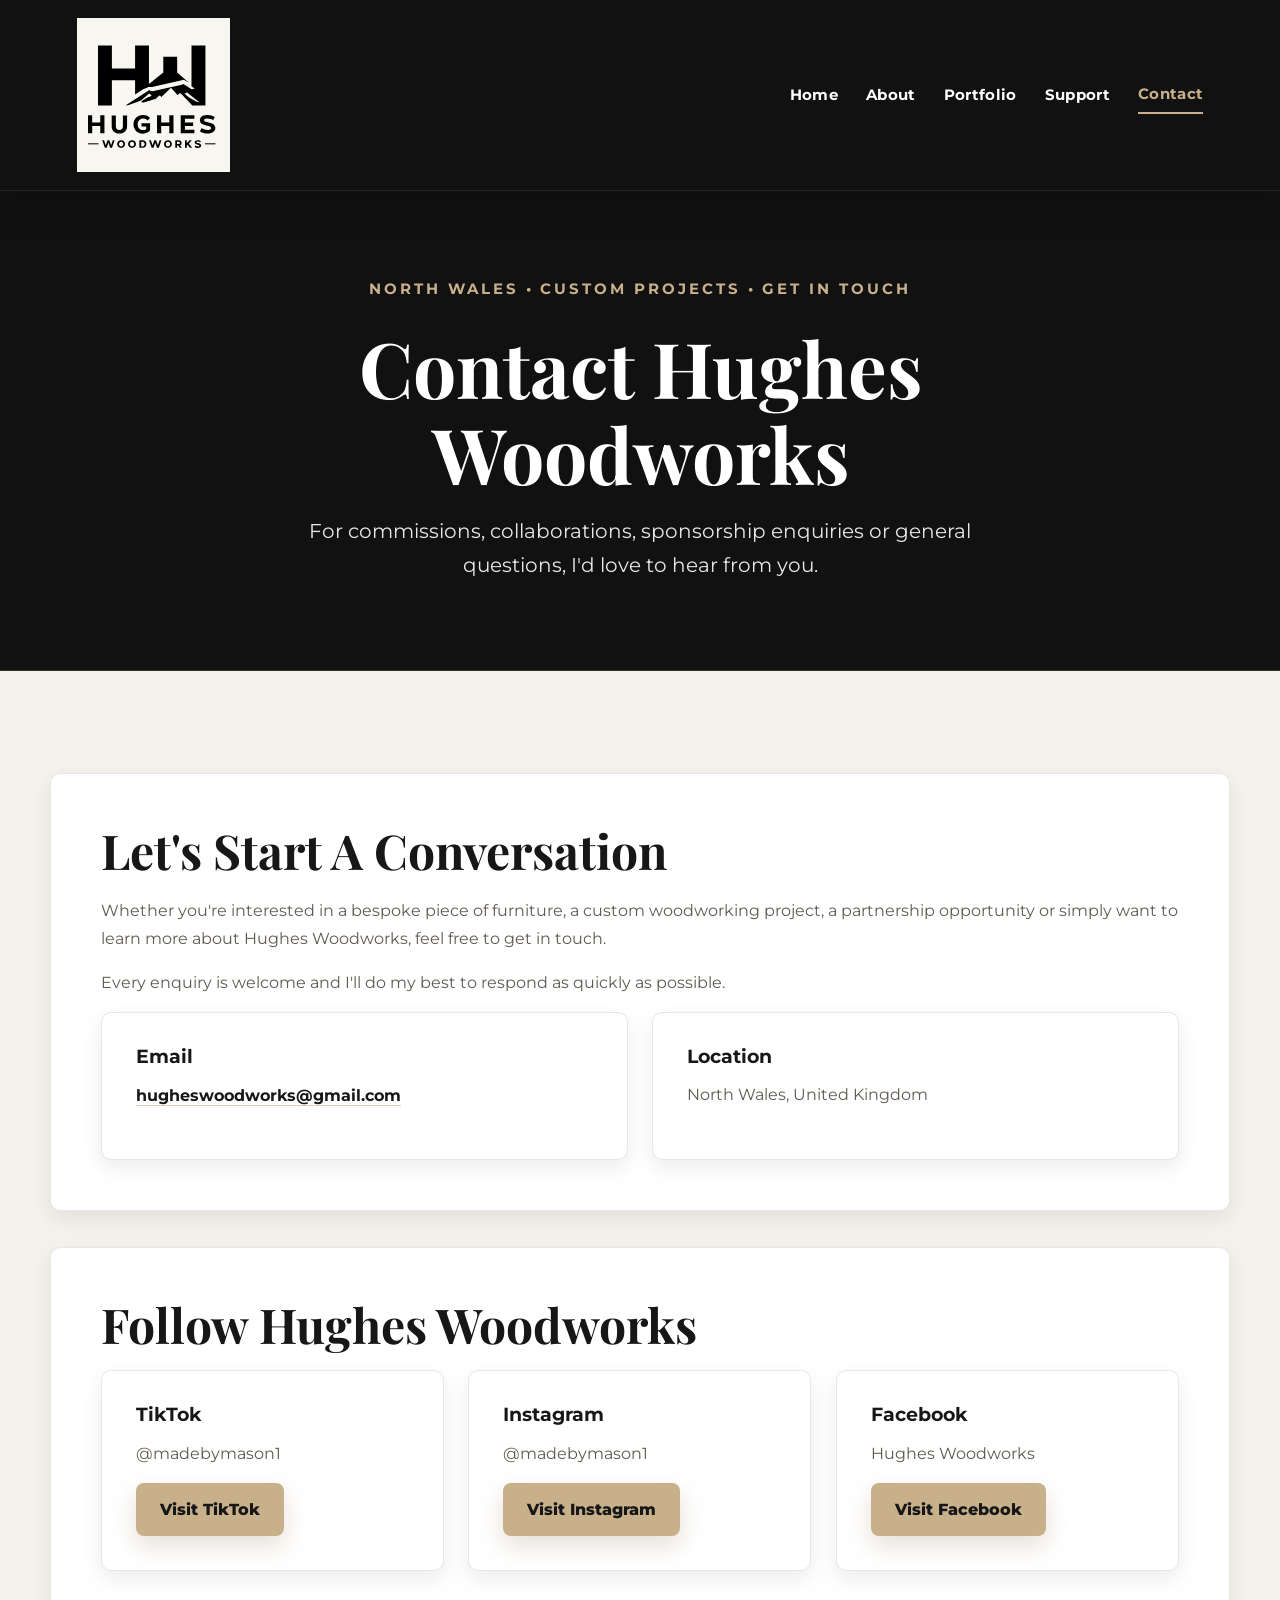
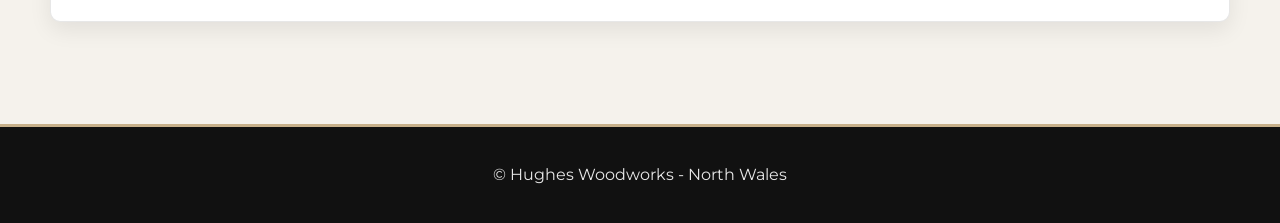
<file: contact.html>
﻿<!DOCTYPE html>
<html lang="en">
<head>
<meta charset="UTF-8">
<meta name="viewport" content="width=device-width, initial-scale=1.0">
<title>Contact Hughes Woodworks | Custom Woodworking Enquiries</title>
<meta name="description" content="Contact Hughes Woodworks in North Wales for custom handcrafted furniture, commissions, collaborations, and sponsorship enquiries.">
<meta property="og:title" content="Contact Hughes Woodworks | Custom Woodworking Enquiries">
<meta property="og:description" content="Get in touch with Hughes Woodworks for bespoke handcrafted furniture and custom woodworking projects.">
<meta property="og:type" content="website">
<meta property="og:image" content="HughesWoodworks_Logo_Transparent.png">
<meta name="theme-color" content="#171717">
<link rel="icon" href="HughesWoodworks_Logo_Transparent.png" type="image/png">
<link rel="apple-touch-icon" href="HughesWoodworks_Logo_Transparent.png">
<link rel="preconnect" href="https://fonts.googleapis.com">
<link rel="preconnect" href="https://fonts.gstatic.com" crossorigin>
<link href="https://fonts.googleapis.com/css2?family=Montserrat:wght@400;500;600;700;800&family=Playfair+Display:wght@600;700&display=swap" rel="stylesheet">
<link rel="stylesheet" href="style.css">
<script src="script.js" defer></script>
</head>
<body>
<a class="skip-link" href="#main">Skip to content</a>

<header class="site-header">
  <a class="logo" href="index.html" aria-label="Hughes Woodworks home">
    <img src="HughesWoodworks_Logo_Master.svg" alt="Hughes Woodworks Logo" decoding="async">
  </a>

  <nav class="site-nav" aria-label="Main navigation">
    <a href="index.html">Home</a>
    <a href="about.html">About</a>
    <a href="portfolio.html">Portfolio</a>
    <a href="support.html">Support</a>
    <a href="contact.html" aria-current="page">Contact</a>
  </nav>
</header>

<main id="main">
  <section class="page-hero">
    <div class="page-hero__inner">
      <div class="hero-tag">North Wales • Custom Projects • Get In Touch</div>
      <h1>Contact Hughes Woodworks</h1>
      <p>For commissions, collaborations, sponsorship enquiries or general questions, I'd love to hear from you.</p>
    </div>
  </section>

  <div class="container">
    <section class="contact-card">
      <h2>Let's Start A Conversation</h2>
      <p>Whether you're interested in a bespoke piece of furniture, a custom woodworking project, a partnership opportunity or simply want to learn more about Hughes Woodworks, feel free to get in touch.</p>
      <p>Every enquiry is welcome and I'll do my best to respond as quickly as possible.</p>

      <div class="info-grid">
        <div class="info-box">
          <h3>Email</h3>
          <p><a href="mailto:hugheswoodworks@gmail.com">hugheswoodworks@gmail.com</a></p>
        </div>

        <div class="info-box">
          <h3>Location</h3>
          <address>North Wales, United Kingdom</address>
        </div>
      </div>
    </section>

    <section class="contact-card">
      <h2>Follow Hughes Woodworks</h2>
      <div class="social-grid">
        <div class="social-card">
          <h3>TikTok</h3>
          <p>@madebymason1</p>
          <a href="https://www.tiktok.com/@madebymason1" target="_blank" rel="noopener noreferrer" aria-label="Visit Hughes Woodworks on TikTok">Visit TikTok</a>
        </div>

        <div class="social-card">
          <h3>Instagram</h3>
          <p>@madebymason1</p>
          <a href="https://www.instagram.com/madebymason1" target="_blank" rel="noopener noreferrer" aria-label="Visit Hughes Woodworks on Instagram">Visit Instagram</a>
        </div>

        <div class="social-card">
          <h3>Facebook</h3>
          <p>Hughes Woodworks</p>
          <a href="https://www.facebook.com/share/14fWZArsZp8/" target="_blank" rel="noopener noreferrer" aria-label="Visit Hughes Woodworks on Facebook">Visit Facebook</a>
        </div>
      </div>
    </section>
  </div>
</main>

<footer class="site-footer">
  <p>© Hughes Woodworks - North Wales</p>
</footer>

</body>
</html>
</file>
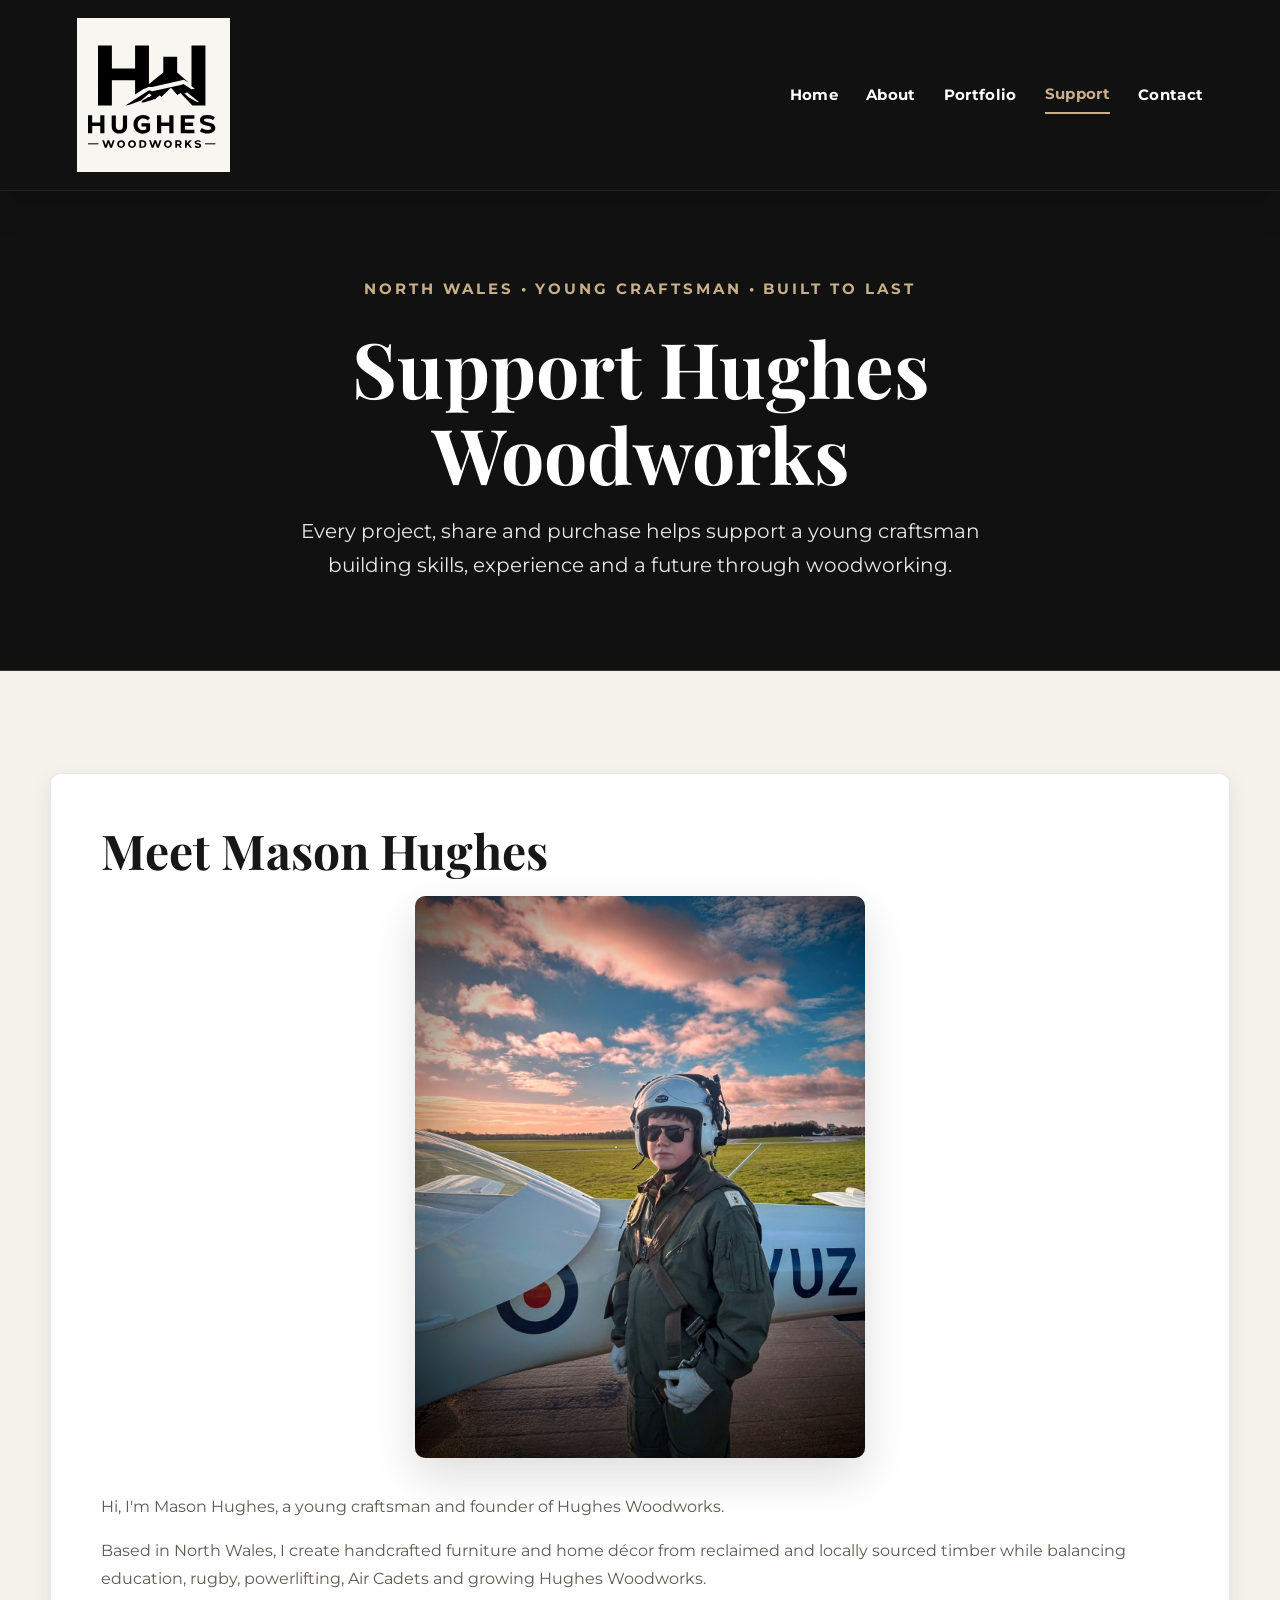
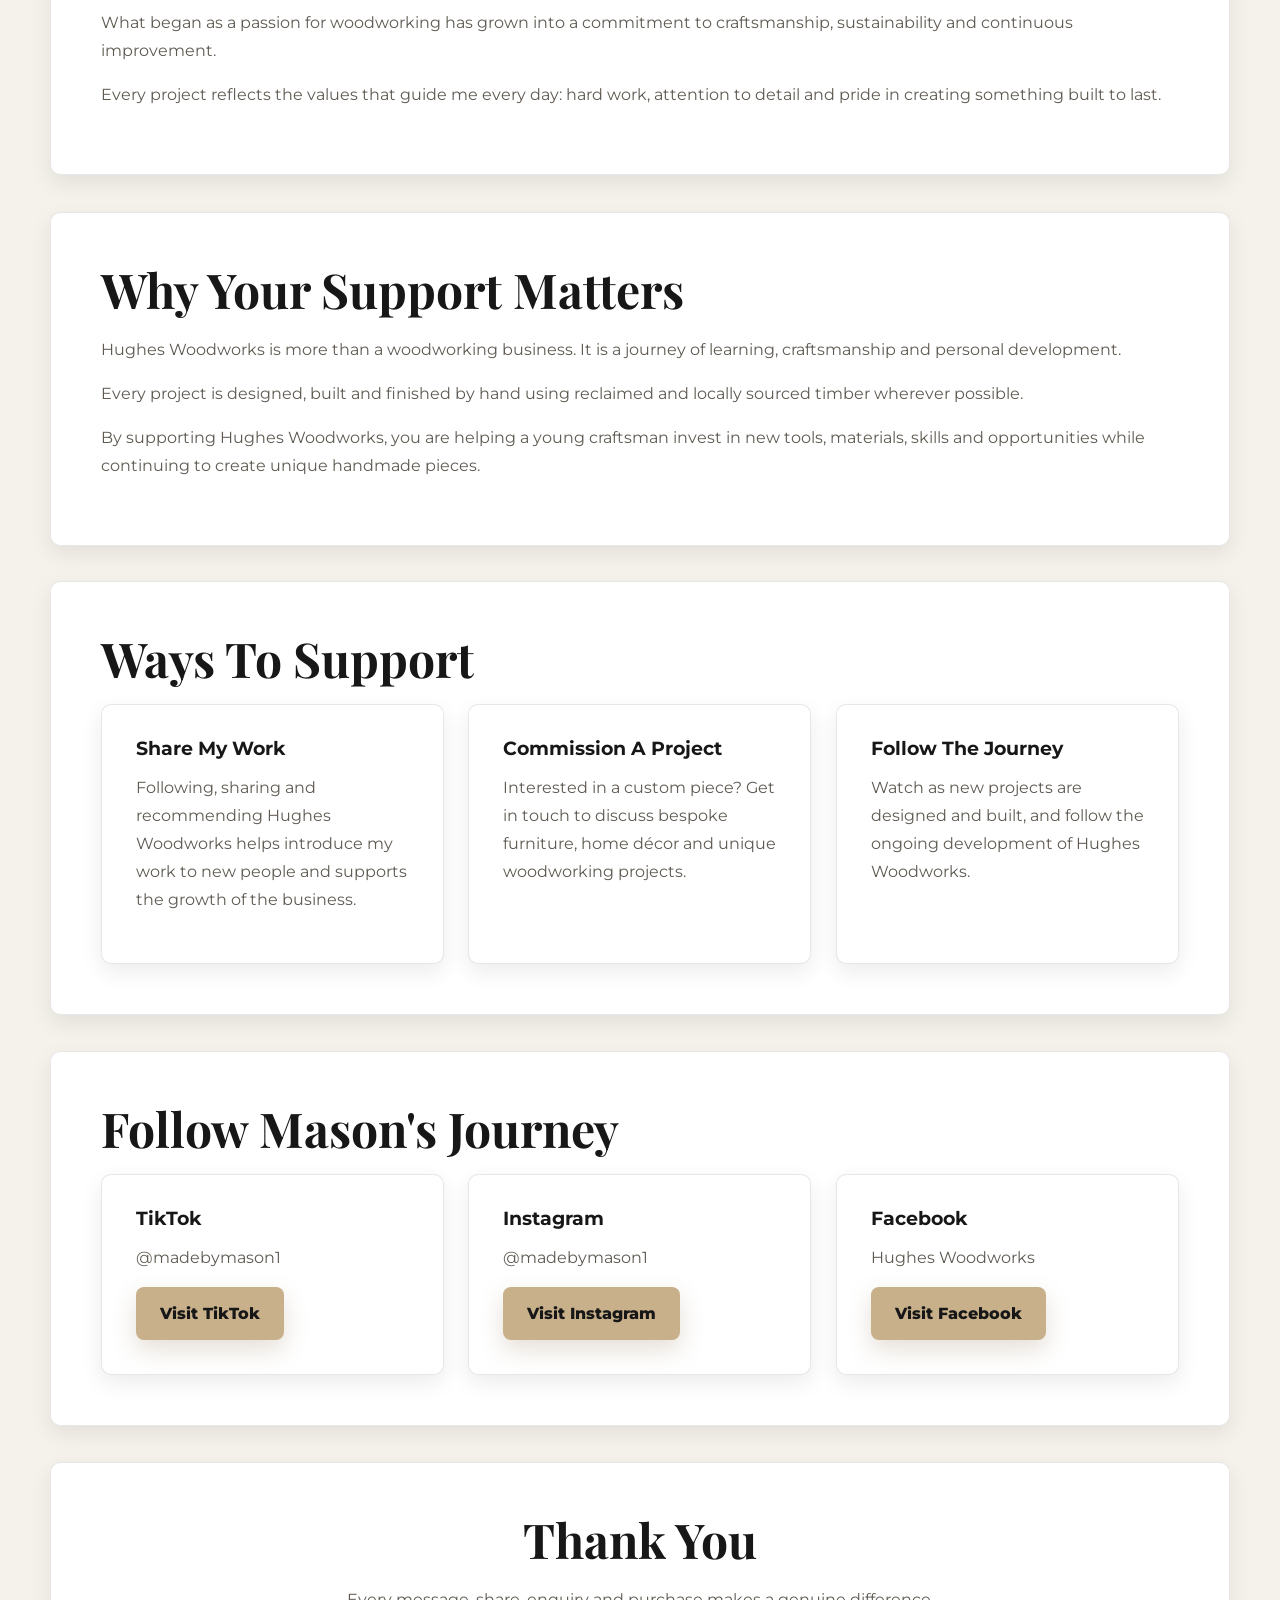
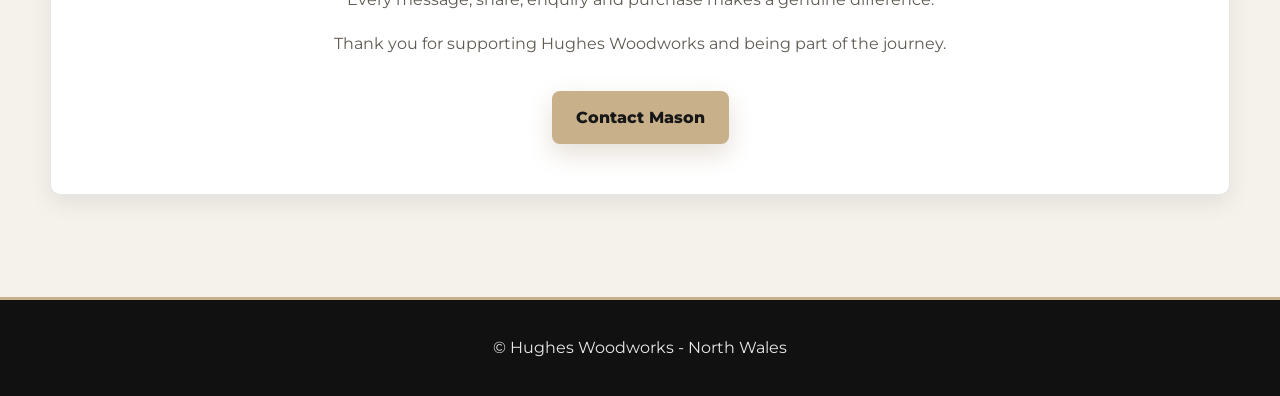
<file: support.html>
﻿<!DOCTYPE html>
<html lang="en">
<head>
<meta charset="UTF-8">
<meta name="viewport" content="width=device-width, initial-scale=1.0">
<title>Support Hughes Woodworks | Young Craftsman in North Wales</title>
<meta name="description" content="Support Hughes Woodworks and Mason Hughes as he builds handcrafted furniture, skills, and a future through woodworking.">
<meta property="og:title" content="Support Hughes Woodworks | Young Craftsman in North Wales">
<meta property="og:description" content="Follow, share, commission, and support Hughes Woodworks as Mason grows his handcrafted woodworking business.">
<meta property="og:type" content="website">
<meta property="og:image" content="HughesWoodworks_Logo_Transparent.png">
<meta name="theme-color" content="#171717">
<link rel="icon" href="HughesWoodworks_Logo_Transparent.png" type="image/png">
<link rel="apple-touch-icon" href="HughesWoodworks_Logo_Transparent.png">
<link rel="preconnect" href="https://fonts.googleapis.com">
<link rel="preconnect" href="https://fonts.gstatic.com" crossorigin>
<link href="https://fonts.googleapis.com/css2?family=Montserrat:wght@400;500;600;700;800&family=Playfair+Display:wght@600;700&display=swap" rel="stylesheet">
<link rel="stylesheet" href="style.css">
<script src="script.js" defer></script>
</head>
<body>
<a class="skip-link" href="#main">Skip to content</a>

<header class="site-header">
  <a class="logo" href="index.html" aria-label="Hughes Woodworks home">
    <img src="HughesWoodworks_Logo_Master.svg" alt="Hughes Woodworks Logo" decoding="async">
  </a>

  <nav class="site-nav" aria-label="Main navigation">
    <a href="index.html">Home</a>
    <a href="about.html">About</a>
    <a href="portfolio.html">Portfolio</a>
    <a href="support.html" aria-current="page">Support</a>
    <a href="contact.html">Contact</a>
  </nav>
</header>

<main id="main">
  <section class="page-hero">
    <div class="page-hero__inner">
      <div class="hero-tag">North Wales • Young Craftsman • Built To Last</div>
      <h1>Support Hughes Woodworks</h1>
      <p>Every project, share and purchase helps support a young craftsman building skills, experience and a future through woodworking.</p>
    </div>
  </section>

  <div class="container">
    <section class="section-block">
      <h2>Meet Mason Hughes</h2>
      <img src="IMG-20241214-WA0006~2.jpg" alt="Mason Hughes, young craftsman and founder of Hughes Woodworks" class="profile-photo" loading="lazy" decoding="async">
      <p>Hi, I'm Mason Hughes, a young craftsman and founder of Hughes Woodworks.</p>
      <p>Based in North Wales, I create handcrafted furniture and home décor from reclaimed and locally sourced timber while balancing education, rugby, powerlifting, Air Cadets and growing Hughes Woodworks.</p>
      <p>What began as a passion for woodworking has grown into a commitment to craftsmanship, sustainability and continuous improvement.</p>
      <p>Every project reflects the values that guide me every day: hard work, attention to detail and pride in creating something built to last.</p>
    </section>

    <section class="section-block">
      <h2>Why Your Support Matters</h2>
      <p>Hughes Woodworks is more than a woodworking business. It is a journey of learning, craftsmanship and personal development.</p>
      <p>Every project is designed, built and finished by hand using reclaimed and locally sourced timber wherever possible.</p>
      <p>By supporting Hughes Woodworks, you are helping a young craftsman invest in new tools, materials, skills and opportunities while continuing to create unique handmade pieces.</p>
    </section>

    <section class="section-block">
      <h2>Ways To Support</h2>
      <div class="social-grid">
        <div class="social-card">
          <h3>Share My Work</h3>
          <p>Following, sharing and recommending Hughes Woodworks helps introduce my work to new people and supports the growth of the business.</p>
        </div>

        <div class="social-card">
          <h3>Commission A Project</h3>
          <p>Interested in a custom piece? Get in touch to discuss bespoke furniture, home décor and unique woodworking projects.</p>
        </div>

        <div class="social-card">
          <h3>Follow The Journey</h3>
          <p>Watch as new projects are designed and built, and follow the ongoing development of Hughes Woodworks.</p>
        </div>
      </div>
    </section>

    <section class="section-block">
      <h2>Follow Mason's Journey</h2>
      <div class="social-grid">
        <div class="social-card">
          <h3>TikTok</h3>
          <p>@madebymason1</p>
          <a href="https://www.tiktok.com/@madebymason1" target="_blank" rel="noopener noreferrer" aria-label="Visit Hughes Woodworks on TikTok">Visit TikTok</a>
        </div>

        <div class="social-card">
          <h3>Instagram</h3>
          <p>@madebymason1</p>
          <a href="https://www.instagram.com/madebymason1" target="_blank" rel="noopener noreferrer" aria-label="Visit Hughes Woodworks on Instagram">Visit Instagram</a>
        </div>

        <div class="social-card">
          <h3>Facebook</h3>
          <p>Hughes Woodworks</p>
          <a href="https://www.facebook.com/share/14fWZArsZp8/" target="_blank" rel="noopener noreferrer" aria-label="Visit Hughes Woodworks on Facebook">Visit Facebook</a>
        </div>
      </div>
    </section>

    <section class="section-block section-block--center">
      <h2>Thank You</h2>
      <p>Every message, share, enquiry and purchase makes a genuine difference.</p>
      <p>Thank you for supporting Hughes Woodworks and being part of the journey.</p>
      <a href="contact.html" class="button">Contact Mason</a>
    </section>
  </div>
</main>

<footer class="site-footer">
  <p>© Hughes Woodworks - North Wales</p>
</footer>

</body>
</html>
</file>
<file: style.css>
:root {
  --ink: #171717;
  --charcoal: #111111;
  --charcoal-soft: #202020;
  --paper: #f5f2ec;
  --surface: #ffffff;
  --surface-soft: #f8f6f1;
  --gold: #c7b08a;
  --gold-dark: #a98f64;
  --muted: #5f5a52;
  --line: rgba(23, 23, 23, 0.1);
  --shadow-sm: 0 8px 22px rgba(17, 17, 17, 0.08);
  --shadow-md: 0 18px 45px rgba(17, 17, 17, 0.14);
  --shadow-lg: 0 26px 70px rgba(17, 17, 17, 0.18);
  --radius: 8px;
  --radius-lg: 10px;
  --content: 1180px;
  --wide: 1360px;
  --ease: cubic-bezier(0.2, 0.7, 0.2, 1);
}

* {
  margin: 0;
  padding: 0;
  box-sizing: border-box;
}

html {
  scroll-behavior: smooth;
  scroll-padding-top: 110px;
}

body {
  min-width: 320px;
  font-family: "Montserrat", Arial, sans-serif;
  background: var(--paper);
  color: var(--ink);
  line-height: 1.7;
  text-rendering: optimizeLegibility;
  -webkit-font-smoothing: antialiased;
  overflow-x: hidden;
}

.skip-link {
  position: fixed;
  top: 12px;
  left: 12px;
  z-index: 100;
  background: var(--gold);
  color: var(--ink);
  padding: 10px 14px;
  border-radius: var(--radius);
  font-weight: 800;
  text-decoration: none;
  transform: translateY(-150%);
  transition: transform 0.3s ease;
}

.skip-link:focus {
  transform: translateY(0);
}

img {
  max-width: 100%;
  height: auto;
  display: block;
  background: var(--surface-soft);
}

a {
  color: inherit;
}

a:focus-visible,
button:focus-visible,
.back-to-top:focus-visible {
  outline: 3px solid rgba(199, 176, 138, 0.95);
  outline-offset: 5px;
  border-radius: var(--radius);
}

.site-header {
  background: var(--charcoal);
  color: white;
  padding: 18px clamp(20px, 6vw, 96px);
  display: flex;
  justify-content: space-between;
  align-items: center;
  gap: 28px;
  position: sticky;
  top: 0;
  z-index: 20;
  border-bottom: 1px solid rgba(255, 255, 255, 0.08);
  box-shadow: 0 16px 35px rgba(0, 0, 0, 0.12);
  transition: background-color 0.3s ease, box-shadow 0.3s ease, padding 0.3s ease, border-color 0.3s ease;
}

.site-header--overlay {
  position: fixed;
  top: 0;
  left: 0;
  width: 100%;
  background: linear-gradient(180deg, rgba(0, 0, 0, 0.74), rgba(0, 0, 0, 0.08));
  box-shadow: none;
  border-color: transparent;
}

.site-header.is-scrolled,
.site-header--overlay.is-scrolled {
  background: rgba(17, 17, 17, 0.96);
  box-shadow: 0 18px 42px rgba(0, 0, 0, 0.22);
  border-color: rgba(199, 176, 138, 0.2);
  backdrop-filter: blur(12px);
  padding-top: 12px;
  padding-bottom: 12px;
}

.logo {
  flex: 0 0 auto;
}

.logo img {
  width: clamp(118px, 12vw, 170px);
  filter: none;
  transition: width 0.3s ease, opacity 0.3s ease, transform 0.3s ease;
}

.logo:hover img {
  opacity: 0.92;
  transform: translateY(-1px);
}

.site-header.is-scrolled .logo img {
  width: clamp(104px, 10vw, 140px);
}

.site-nav {
  display: flex;
  align-items: center;
  justify-content: flex-end;
  gap: clamp(14px, 2.2vw, 34px);
  flex-wrap: wrap;
}

.site-nav a {
  color: white;
  text-decoration: none;
  font-size: 0.95rem;
  font-weight: 700;
  letter-spacing: 0.02em;
  padding: 8px 0;
  position: relative;
  transition: color 0.3s ease, opacity 0.3s ease, transform 0.3s ease;
}

.site-nav a::after {
  content: "";
  position: absolute;
  left: 0;
  bottom: 1px;
  width: 100%;
  height: 2px;
  background: var(--gold);
  transform: scaleX(0);
  transform-origin: right;
  transition: transform 0.3s ease;
}

.site-nav a:hover,
.site-nav a[aria-current="page"] {
  color: var(--gold);
  transform: translateY(-1px);
}

.site-nav a:hover::after,
.site-nav a[aria-current="page"]::after {
  transform: scaleX(1);
  transform-origin: left;
}

.hero,
.page-hero {
  color: white;
  text-align: center;
  background: var(--charcoal);
}

.hero {
  min-height: 100vh;
  display: flex;
  align-items: center;
  justify-content: center;
  position: relative;
  padding: 190px 20px 80px;
  background:
    linear-gradient(rgba(0, 0, 0, 0.6), rgba(0, 0, 0, 0.78)),
    url("herringbone-table.jpg");
  background-size: cover;
  background-position: center;
  isolation: isolate;
}

.hero::after {
  content: "";
  position: absolute;
  inset: auto 0 0;
  height: 28%;
  background: linear-gradient(180deg, rgba(245, 242, 236, 0), var(--paper));
  pointer-events: none;
  z-index: -1;
}

.hero__inner,
.page-hero__inner {
  width: min(100%, 960px);
  margin: 0 auto;
}

.eyebrow,
.hero-tag {
  display: inline-block;
  color: var(--gold);
  font-size: clamp(0.76rem, 1.5vw, 0.92rem);
  font-weight: 700;
  letter-spacing: 0.2em;
  text-transform: uppercase;
  margin-bottom: 22px;
}

.hero .eyebrow {
  background: rgba(0, 0, 0, 0.48);
  padding: 10px 20px;
  border-radius: 999px;
  border: 1px solid rgba(199, 176, 138, 0.28);
  box-shadow: 0 12px 30px rgba(0, 0, 0, 0.22);
}

h1,
h2,
h3 {
  line-height: 1.12;
}

h1,
h2 {
  font-family: "Playfair Display", Georgia, serif;
}

.hero h1 {
  font-size: clamp(3.1rem, 7vw, 5.9rem);
  font-weight: 700;
  margin-bottom: 24px;
  text-wrap: balance;
}

.hero p,
.page-hero p {
  max-width: 760px;
  margin: 0 auto;
  font-size: clamp(1.02rem, 1.8vw, 1.22rem);
  line-height: 1.75;
  color: rgba(255, 255, 255, 0.9);
}

.page-hero {
  padding: 84px 20px 88px;
  border-bottom: 1px solid rgba(199, 176, 138, 0.22);
}

.page-hero h1 {
  font-size: clamp(2.75rem, 6vw, 5rem);
  font-weight: 700;
  margin-bottom: 18px;
}

.button,
.social-card a {
  display: inline-flex;
  align-items: center;
  justify-content: center;
  min-height: 48px;
  background: var(--gold);
  color: var(--ink);
  padding: 13px 24px;
  text-decoration: none;
  border-radius: var(--radius);
  font-weight: 800;
  box-shadow: 0 10px 24px rgba(137, 111, 72, 0.22);
  position: relative;
  overflow: hidden;
  transform: translateZ(0);
  transition: transform 0.3s var(--ease), box-shadow 0.3s ease, background-color 0.3s ease;
}

.button::before,
.social-card a::before,
.back-to-top::before {
  content: "";
  position: absolute;
  inset: 0;
  background: linear-gradient(110deg, transparent 0%, rgba(255, 255, 255, 0.35) 45%, transparent 72%);
  transform: translateX(-120%);
  transition: transform 0.3s ease;
}

.button:hover,
.social-card a:hover {
  background: #d4bf9b;
  transform: translateY(-3px);
  box-shadow: 0 16px 30px rgba(137, 111, 72, 0.28);
}

.button:hover::before,
.social-card a:hover::before,
.back-to-top:hover::before {
  transform: translateX(120%);
}

.button-row {
  display: flex;
  gap: 14px;
  justify-content: center;
  flex-wrap: wrap;
  margin-top: 34px;
}

.section,
.container {
  width: min(100% - 40px, var(--content));
  margin: 0 auto;
  padding: clamp(68px, 8vw, 104px) 0;
}

.container--wide {
  width: min(100% - 40px, var(--wide));
}

.section-header {
  margin-bottom: clamp(32px, 4vw, 44px);
}

.section-header--center {
  text-align: center;
  max-width: 880px;
  margin-left: auto;
  margin-right: auto;
}

.section h2,
.container h2,
.section-title {
  font-size: clamp(2rem, 4vw, 3rem);
  margin-bottom: 18px;
  text-wrap: balance;
}

.section p,
.container p {
  color: var(--muted);
  font-size: 1.03rem;
}

.maker-section,
.story {
  display: grid;
  grid-template-columns: minmax(280px, 0.82fr) minmax(0, 1.18fr);
  gap: clamp(34px, 6vw, 72px);
  align-items: center;
}

.maker-image img,
.story img,
.profile-photo {
  width: 100%;
  border-radius: var(--radius-lg);
  box-shadow: var(--shadow-md);
  object-fit: cover;
  transition: opacity 0.3s ease, transform 0.3s ease, filter 0.3s ease;
}

.maker-image img {
  aspect-ratio: 4 / 5;
}

.story img,
.profile-photo {
  aspect-ratio: 4 / 5;
}

.maker-text p,
.story p,
.contact-card p,
.section-block p {
  margin-bottom: 16px;
}

.achievement-strip {
  background: var(--charcoal);
  color: white;
  padding: 18px 20px;
  border-radius: var(--radius);
  margin-top: 26px;
  text-align: center;
  font-weight: 800;
  line-height: 1.7;
  border-left: 4px solid var(--gold);
  box-shadow: var(--shadow-sm);
}

.brand-panel {
  background: var(--charcoal);
  color: white;
  padding: clamp(38px, 6vw, 62px);
  border-radius: var(--radius-lg);
  box-shadow: var(--shadow-md);
  position: relative;
  overflow: hidden;
}

.brand-panel::before {
  content: "";
  position: absolute;
  inset: 0;
  border: 1px solid rgba(199, 176, 138, 0.18);
  border-radius: inherit;
  pointer-events: none;
}

.brand-panel p {
  color: rgba(255, 255, 255, 0.82);
}

.brand-panel h2 {
  color: white;
}

.values,
.social-grid,
.info-grid {
  display: grid;
  gap: 24px;
}

.values {
  grid-template-columns: repeat(4, minmax(0, 1fr));
  align-items: stretch;
}

.values--projects {
  grid-template-columns: repeat(4, minmax(0, 1fr));
}

.values--three,
.social-grid {
  grid-template-columns: repeat(3, minmax(0, 1fr));
}

.info-grid {
  grid-template-columns: repeat(2, minmax(0, 1fr));
}

.value,
.project,
.social-card,
.info-box,
.contact-card,
.section-block {
  background: var(--surface);
  border: 1px solid var(--line);
  border-radius: var(--radius-lg);
  box-shadow: var(--shadow-sm);
  position: relative;
}

.value,
.social-card,
.info-box {
  padding: clamp(24px, 3vw, 34px);
}

.value,
.project,
.social-card {
  height: 100%;
  display: flex;
  flex-direction: column;
  overflow: hidden;
  transition: transform 0.3s var(--ease), box-shadow 0.3s ease, border-color 0.3s ease;
}

.value:hover,
.project:hover,
.social-card:hover {
  transform: translateY(-6px);
  box-shadow: var(--shadow-lg);
  border-color: rgba(199, 176, 138, 0.48);
}

.value h3,
.project h2,
.social-card h3,
.info-box h3 {
  margin-bottom: 13px;
}

.value p,
.project p,
.social-card p,
.info-box p,
.info-box address {
  color: var(--muted);
}

.info-box address {
  font-style: normal;
}

.value__icon {
  display: block;
  color: var(--gold-dark);
  font-size: 2rem;
  line-height: 1;
  margin-bottom: 13px;
}

.project-link {
  display: block;
  color: inherit;
  text-decoration: none;
  height: 100%;
  border-radius: var(--radius-lg);
}

.project-link:focus-visible {
  outline: 3px solid rgba(199, 176, 138, 0.95);
  outline-offset: 5px;
}

.project-image {
  width: 100%;
  aspect-ratio: 4 / 3;
  object-fit: cover;
  border-radius: var(--radius);
  margin-bottom: 18px;
  transition: transform 0.3s var(--ease), filter 0.3s ease;
}

.value:hover .project-image,
.project:hover img {
  transform: scale(1.035);
  filter: saturate(1.05) contrast(1.03);
}

.project {
  padding: clamp(22px, 3vw, 30px);
  overflow: hidden;
  min-height: 100%;
}

.portfolio-grid {
  display: grid;
  grid-template-columns: repeat(2, minmax(0, 1fr));
  gap: 30px;
  align-items: stretch;
}

.portfolio-grid .project img {
  width: 100%;
  aspect-ratio: 16 / 10;
  object-fit: cover;
  border-radius: var(--radius);
  margin-bottom: 22px;
  transition: transform 0.3s var(--ease), filter 0.3s ease;
}

.portfolio-grid .project h2 {
  font-size: clamp(1.7rem, 3vw, 2.4rem);
}

.cta-dark,
.cta-light {
  padding: clamp(38px, 6vw, 62px);
  border-radius: var(--radius-lg);
  text-align: center;
  position: relative;
  overflow: hidden;
}

.cta-dark {
  background: var(--charcoal);
  color: white;
  box-shadow: var(--shadow-md);
  border: 1px solid rgba(199, 176, 138, 0.2);
}

.cta-dark p {
  color: rgba(255, 255, 255, 0.84);
}

.cta-light {
  background: white;
  box-shadow: var(--shadow-sm);
  border: 1px solid var(--line);
}

.cta-dark .button,
.cta-light .button {
  margin-top: 28px;
}

.section-block,
.contact-card {
  padding: clamp(30px, 5vw, 50px);
  margin-bottom: 36px;
}

.section-block--center {
  text-align: center;
}

.section-block--center .button {
  margin-top: 18px;
}

.section-block:last-child,
.contact-card:last-child {
  margin-bottom: 0;
}

.profile-photo {
  max-width: 450px;
  max-height: 600px;
  margin: 0 auto 34px;
}

.info-box a {
  color: var(--ink);
  font-weight: 700;
  text-decoration-color: rgba(199, 176, 138, 0.65);
  text-underline-offset: 4px;
  overflow-wrap: anywhere;
}

.social-card a {
  margin-top: auto;
  align-self: flex-start;
}

.site-footer {
  background: var(--charcoal);
  color: white;
  text-align: center;
  padding: 34px 20px;
  border-top: 3px solid var(--gold);
}

.site-footer p {
  color: rgba(255, 255, 255, 0.9);
}

.reveal {
  opacity: 0;
  transform: translateY(22px);
  transition: opacity 0.3s ease, transform 0.3s var(--ease);
  will-change: opacity, transform;
}

.reveal.is-visible {
  opacity: 1;
  transform: translateY(0);
}

img.is-loading {
  opacity: 0;
}

img.is-loaded {
  opacity: 1;
}

.back-to-top {
  position: fixed;
  right: clamp(16px, 3vw, 30px);
  bottom: clamp(16px, 3vw, 30px);
  width: 48px;
  height: 48px;
  border: 0;
  border-radius: 999px;
  background: var(--gold);
  color: var(--ink);
  font-size: 1.4rem;
  line-height: 1;
  font-weight: 800;
  box-shadow: 0 14px 34px rgba(17, 17, 17, 0.24);
  cursor: pointer;
  opacity: 0;
  pointer-events: none;
  transform: translateY(14px);
  overflow: hidden;
  z-index: 30;
  transition: opacity 0.3s ease, transform 0.3s var(--ease), background-color 0.3s ease, box-shadow 0.3s ease;
}

.back-to-top.is-visible {
  opacity: 1;
  pointer-events: auto;
  transform: translateY(0);
}

.back-to-top:hover {
  background: #d4bf9b;
  transform: translateY(-3px);
  box-shadow: 0 18px 42px rgba(17, 17, 17, 0.3);
}

@media (prefers-reduced-motion: reduce) {
  *,
  *::before,
  *::after {
    scroll-behavior: auto !important;
    transition-duration: 0.01ms !important;
    animation-duration: 0.01ms !important;
    animation-iteration-count: 1 !important;
  }

  .reveal {
    opacity: 1;
    transform: none;
  }
}

@media (max-width: 1100px) {
  .values,
  .values--projects {
    grid-template-columns: repeat(2, minmax(0, 1fr));
  }
}

@media (max-width: 900px) {
  .site-header,
  .site-header--overlay {
    position: sticky;
    background: var(--charcoal);
    flex-direction: column;
    padding: 18px 20px;
  }

  .site-nav {
    width: 100%;
    justify-content: center;
    gap: 6px 18px;
  }

  .site-nav a {
    font-size: 0.9rem;
  }

  .hero {
    min-height: auto;
    padding: 76px 20px 82px;
  }

  .page-hero {
    padding: 64px 20px 72px;
  }

  .maker-section,
  .story {
    grid-template-columns: 1fr;
  }

  .maker-text,
  .story {
    text-align: left;
  }

  .social-grid,
  .info-grid,
  .portfolio-grid {
    grid-template-columns: 1fr;
  }

  .section,
  .container,
  .container--wide {
    width: min(100% - 32px, var(--content));
  }
}

@media (max-width: 640px) {
  .logo img {
    width: 112px;
  }

  .site-nav {
    display: grid;
    grid-template-columns: repeat(2, minmax(0, 1fr));
    text-align: center;
    gap: 10px;
  }

  .site-nav a {
    min-height: 44px;
    display: inline-flex;
    align-items: center;
    justify-content: center;
    padding: 10px 8px;
    border: 1px solid rgba(255, 255, 255, 0.12);
    border-radius: var(--radius);
  }

  .site-nav a::after {
    display: none;
  }

  .hero h1 {
    font-size: clamp(2.65rem, 14vw, 4rem);
  }

  .eyebrow,
  .hero-tag {
    letter-spacing: 0.13em;
  }

  .values,
  .values--projects,
  .values--three {
    grid-template-columns: 1fr;
  }

  .button,
  .social-card a {
    width: 100%;
  }

  .button-row {
    width: 100%;
  }

  .button-row .button {
    flex: 1 1 100%;
  }

  .brand-panel,
  .cta-dark,
  .cta-light,
  .section-block,
  .contact-card {
    padding: 28px 22px;
  }

  .back-to-top {
    width: 44px;
    height: 44px;
    right: 14px;
    bottom: 14px;
  }
}
</file>
